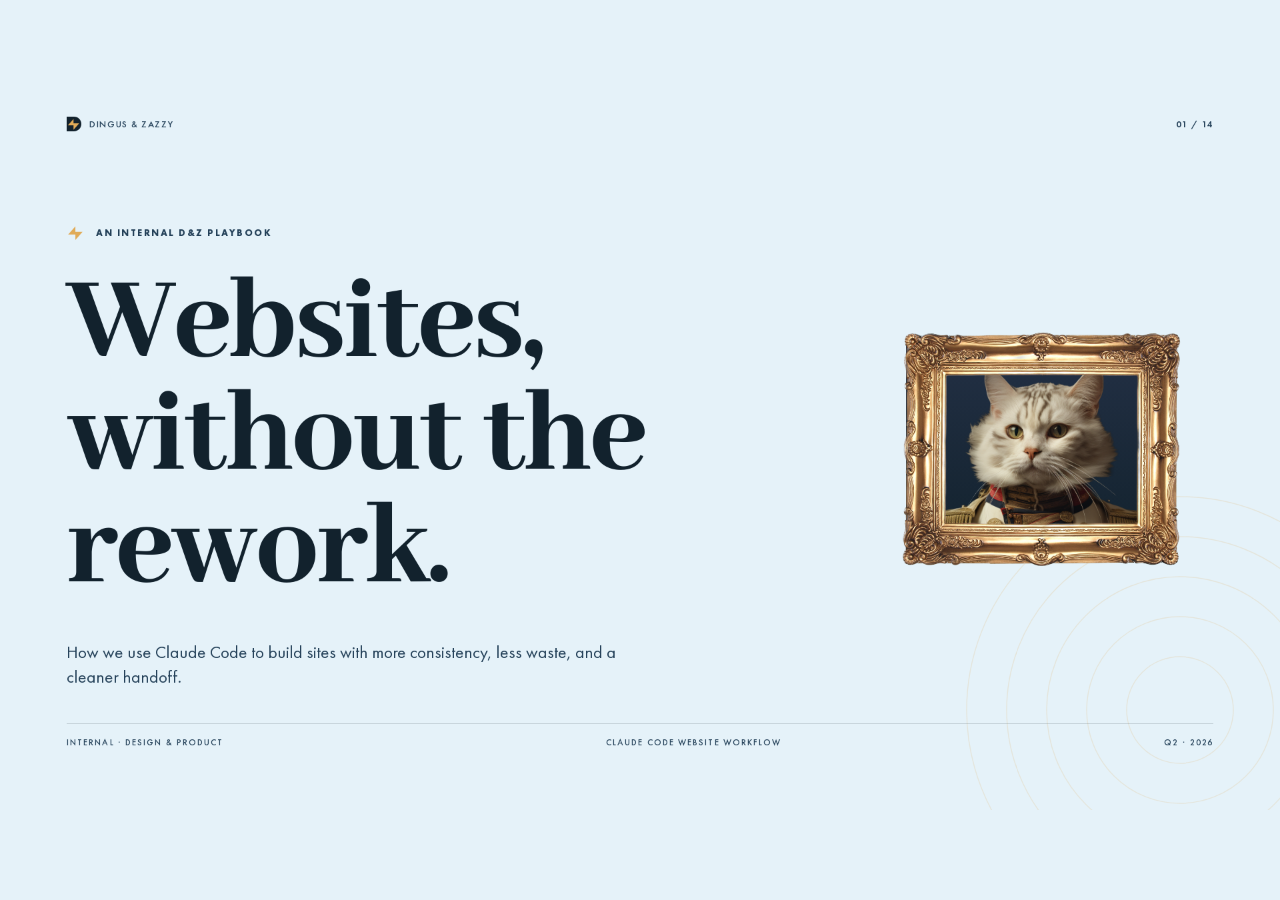
<file: index.html>
<!DOCTYPE html>
<html lang="en">
<head>
<meta charset="UTF-8">
<title>Claude Code Website Workflow — D&Z</title>
<link rel="stylesheet" href="deck.css">
<script type="application/json" id="speaker-notes">
[
  "Open by naming the pattern everyone in the room recognizes — websites that drift between strategy, copy, and design until nobody remembers what we agreed on in week one. This deck is our answer. It's not a tool pitch. It's a way of working that makes consistency the default and makes handoff feel boring in the best way. By the end of these fourteen slides you'll know exactly how we run a website project with Claude Code, where the gates are, and why the order matters.",
  "These three failures account for most of the rework we've seen across recent website projects. They're not craft problems. They're sequencing problems. Copy gets approved after the hero is designed, so the hero gets rebuilt. A new Claude session starts cold, so the second page doesn't match the first. Inner pages get generated in parallel with the homepage, so the visual standard never settles. Every step of this workflow exists to close one of these gaps.",
  "This is the spine of the whole deck. Read it slowly. Plan properly. Approve copy and sitemap. Generate in code. Refine in the browser. Import to Figma at the end. The order is the principle. Out of order, you get rework. In order, you get a site that ships clean. Everything in the next eight slides is just the detail of how we hold this line.",
  "This is the spine card by card. Eight steps, eight gates, eight approvals. Notice the dashed ring above each step — that's the gate. We don't move forward until it's clean. Step five sits in gold because it's the gravity center of the project: the homepage we generate and refine becomes the visual standard for everything that follows. Each step has a clear input on the left and an artifact it produces on the right. That artifact is what the next step consumes.",
  "Step zero is the prerequisite the rest of the workflow assumes. Workspace Setup is about the machine and the tools — not the project. We install VS Code, install Claude Code, point it at the project folder, sort out repo access, confirm we have a terminal, the install command, the local preview command, and the deploy target. Frame it as a checkpoint, not a tutorial. If any of these nine items aren't true, generation later will fail in ways that look like Claude's fault but are really workspace gaps. Keep this slide tight — it's a gate, not a class.",
  "The discipline here is that strategy lives in files Claude can read at the top of every session. Anti-references are as important as references. Saying we are not a wellness brand tells the model more than ten goal statements ever will. The gate at the bottom is non-negotiable. If those five things aren't true, we don't move on. We've learned this the expensive way.",
  "The trap is starting design while copy is still being written. Then design dictates copy length, copy gets squeezed, and we lose the voice. Reverse it. Sitemap first, copy second, system third — and only then do we generate. Mark sample copy clearly so we know what's load-bearing and what isn't. This is the slowest part of the workflow on paper and the fastest in practice, because it kills the rebuild loop later.",
  "Two things to land here. First, the context list isn't optional — every item gets loaded before we generate, every time. We've structured it as a config because that's what it is. Second, the model policy is an actual budget tool. Sonnet does the long mechanical tail of the project. Opus shows up for the homepage, the hero, the accessibility audit, the high-stakes pages. Starting on Sonnet and escalating is how we keep credits sane without compromising the moments that define the site.",
  "The shift in this step is small and important. We refine the homepage in code, in the browser, with Claude. Not in Figma. Figma comes at the end, as a delivery artifact. If we refine in Figma we end up rebuilding in code. The browser is where the page is real, so the browser is where we make it good. The homepage we approve here is the visual standard every inner page inherits. Generate, review, refine — that's the loop.",
  "Step six is the import — not the design phase. Once the homepage is approved in code, we run HTML.to.design to bring it into Figma along with tokens, components, and the sitemap. From here, Figma becomes a living artifact that mirrors the code, not a place where we redesign. The rule on this slide is the one you want them to remember: code first, Figma second — never the other way around. Reverse it and we're back to the rebuild loop slide two warned about.",
  "This is the compounding play. Every project teaches us patterns. If those patterns live in a Slack thread or a designer's head, they're gone next month. If they live in two project-scoped skills, every page after the homepage starts ahead. The rule to remember: the live code beats the skill, always. Skills serve the implementation, not the other way around. Build the homepage well, then capture what you built.",
  "Don't gloss this slide. These are the six places we've watched projects break, and these are the named mitigations we've adopted in response. The pattern across all six is the same: a gate, a file, or a sequencing rule. Nothing exotic, nothing expensive. The workflow earns its keep by preventing these six failures, and that's most of the value.",
  "Close on the asks, not the recap. Two pilot projects, monthly review, and a simple measurement: rework hours and credit spend before and after. If those numbers move, the playbook is doing its job. If they don't, we revise it. The closing line is the same five-word principle from slide three — say it once more so the room leaves with it stuck in their heads. Plan, approve, generate, refine, import.",
  "Thank you. Take questions, swap stories, and remember the email is on the slide if anything comes up afterwards."
]
</script>
<style>
/* shared */
.eyebrow-sm {
  font-family: var(--font-body);
  font-weight: 700;
  font-size: 14px;
  letter-spacing: 0.18em;
  text-transform: uppercase;
  color: var(--color-navy);
  display: inline-flex;
  align-items: center;
  gap: 12px;
}
.eyebrow-sm .gold-bolt { font-size: 14px; }
code, .mono {
  font-family: 'Futura PT', ui-monospace, 'SF Mono', Consolas, monospace;
  font-weight: 600;
  letter-spacing: 0.02em;
}
.code-chip {
  font-family: 'Futura PT', ui-monospace, Consolas, monospace;
  font-weight: 700;
  background: rgba(18,34,45,0.08);
  padding: 3px 9px;
  border-radius: 6px;
  font-size: 0.92em;
}
em.acc { font-style: italic; color: var(--color-pinky-two); font-family: var(--font-display); font-weight: 700; }

/* slide 00 — Workspace Setup (inserted after overview) */
.s00 .top { display: flex; justify-content: space-between; align-items: flex-end; margin-bottom: 18px; }
.s00 h2 { max-width: 1380px; font-size: 92px; }
.s00 .step-tag {
  font-family: var(--font-body);
  font-weight: 600;
  font-size: 12px;
  letter-spacing: 0.22em;
  text-transform: uppercase;
  color: var(--color-navy);
  margin-bottom: 20px;
}
.s00 .lede {
  margin-top: 26px;
  max-width: 1180px;
  font-family: var(--font-body);
  font-size: 22px;
  line-height: 1.5;
  color: var(--color-navy);
}
.s00 .check-grid {
  margin-top: 56px;
  display: grid;
  grid-template-columns: repeat(3, 1fr);
  gap: 16px 28px;
}
.s00 .check-item {
  display: flex;
  align-items: center;
  gap: 18px;
  background: var(--color-anti-racist-white);
  border-radius: 14px;
  padding: 22px 26px;
  border: 1px solid rgba(18,34,45,0.08);
  font-family: var(--font-body);
  font-weight: 500;
  font-size: 21px;
  color: var(--color-dark-af);
  border-left: 5px solid var(--color-golden-shower);
}
.s00 .check-item .ix {
  font-family: var(--font-display);
  font-weight: 800;
  font-size: 18px;
  color: var(--color-navy);
  letter-spacing: 0.04em;
  width: 32px;
  flex-shrink: 0;
}
.s00 .check-item .opt {
  margin-left: 8px;
  font-family: var(--font-body);
  font-weight: 600;
  font-size: 12px;
  letter-spacing: 0.16em;
  text-transform: uppercase;
  color: var(--color-golden-shower);
}
.s00 .footer-pill {
  margin: 36px auto 0;
  display: inline-flex;
  align-self: center;
  align-items: center;
  gap: 14px;
  background: var(--color-dark-af);
  color: var(--color-anti-racist-white);
  padding: 16px 36px 16px 28px;
  border-radius: var(--radius-d);
  font-family: var(--font-display);
  font-weight: 700;
  font-size: 22px;
}

/* slide 1 — cover */
.s01 { background: var(--color-light-af); }
.s01 .left {
  position: absolute;
  left: 100px;
  top: 200px;
  max-width: 1180px;
}
.s01 .eyebrow-row { display: flex; align-items: center; gap: 16px; margin-bottom: 40px; }
.s01 .eyebrow-row .gold-bolt { font-size: 28px; }
.s01 h1 {
  font-family: var(--font-display);
  font-weight: 800;
  font-size: 188px;
  line-height: 0.9;
  letter-spacing: -0.02em;
  color: var(--color-dark-af);
}
.s01 .lede-block {
  position: absolute;
  bottom: 180px;
  left: 100px;
  max-width: 880px;
}
.s01 .lede-block .lede {
  font-family: var(--font-body);
  font-size: 26px;
  line-height: 1.45;
  color: var(--color-navy);
}
.s01 .right {
  position: absolute;
  right: 80px;
  top: 50%;
  transform: translateY(-50%);
  width: 540px;
}
.s01 .meta-strip {
  position: absolute;
  bottom: 90px;
  left: 100px;
  right: 100px;
  display: flex;
  justify-content: space-between;
  font-size: 13px;
  letter-spacing: 0.16em;
  text-transform: uppercase;
  color: var(--color-navy);
  font-weight: 500;
  border-top: 1px solid rgba(18,34,45,0.18);
  padding-top: 18px;
}
.s01 .burst { right: -200px; bottom: -200px; width: 700px; height: 700px; opacity: 0.18; }

/* slide 2 — problem */
.s02 .h-sec { font-size: 124px; max-width: 1500px; }
.s02 .grid { margin-top: 80px; display: flex; flex-direction: column; gap: 28px; }
.s02 .row {
  display: grid;
  grid-template-columns: 110px 1fr auto;
  align-items: center;
  gap: 56px;
  padding: 32px 0;
  border-top: 1px solid rgba(18,34,45,0.15);
}
.s02 .row:last-child { border-bottom: 1px solid rgba(18,34,45,0.15); }
.s02 .row .num {
  font-family: var(--font-display);
  font-weight: 800;
  font-size: 88px;
  line-height: 1;
  color: var(--color-dark-af);
  letter-spacing: -0.02em;
  position: relative;
}
.s02 .row .num::after {
  content: "";
  position: absolute;
  left: -8px;
  bottom: 6px;
  width: 88px;
  height: 14px;
  background: var(--color-pinky-two);
  z-index: -1;
  border-radius: 4px;
}
.s02 .row .label {
  font-family: var(--font-body);
  font-weight: 600;
  font-size: 12px;
  letter-spacing: 0.18em;
  text-transform: uppercase;
  color: var(--color-navy);
  margin-bottom: 6px;
}
.s02 .row .name {
  font-family: var(--font-display);
  font-weight: 700;
  font-size: 44px;
  line-height: 1.05;
  color: var(--color-dark-af);
}
.s02 .row .pill {
  display: inline-flex;
  align-items: center;
  padding: 14px 30px 14px 24px;
  background: var(--color-pinky-two);
  color: var(--color-dark-af);
  border-radius: var(--radius-d);
  font-family: var(--font-body);
  font-weight: 700;
  font-size: 18px;
  letter-spacing: 0.04em;
  text-transform: uppercase;
}

/* slide 3 — principle */
.s03 { background: var(--color-light-af); display: flex; flex-direction: column; justify-content: center; padding: 100px 140px; }
.s03 .verbs { display: flex; flex-direction: column; }
.s03 .verbs .verb {
  font-family: var(--font-display);
  font-weight: 800;
  font-size: 178px;
  line-height: 0.96;
  letter-spacing: -0.025em;
  color: var(--color-dark-af);
  display: flex;
  align-items: center;
  gap: 36px;
}
.s03 .verbs .verb .gold-bolt { font-size: 76px; flex-shrink: 0; }
.s03 .sub {
  margin-top: 50px;
  font-family: var(--font-display);
  font-weight: 600;
  font-size: 36px;
  color: var(--color-navy);
  font-style: italic;
}
.s03 .burst { right: -260px; top: -260px; width: 900px; height: 900px; opacity: 0.22; }

/* slide 4 — six steps grid (was slide 5) */
.s04 .header { display: flex; justify-content: space-between; align-items: flex-end; margin-bottom: 48px; }
.s04 h2 { font-size: 100px; max-width: 1100px; }
.s04 .head-right {
  font-family: var(--font-body);
  font-size: 17px;
  line-height: 1.5;
  color: var(--color-navy);
  max-width: 360px;
  text-align: right;
}
.s04 .grid {
  display: grid;
  grid-template-columns: repeat(4, 1fr);
  grid-template-rows: 1fr 1fr;
  gap: 18px;
  flex: 1;
  min-height: 0;
}
.s04 .card {
  border-radius: var(--radius-lg);
  padding: 26px 26px 24px;
  display: flex;
  flex-direction: column;
  position: relative;
  overflow: hidden;
}
.s04 .card .gate-mark {
  width: 18px;
  height: 18px;
  border-radius: 999px;
  border: 2px dashed var(--color-golden-shower);
  margin-bottom: 10px;
}
.s04 .card .num {
  font-family: var(--font-display);
  font-weight: 800;
  font-size: 50px;
  line-height: 1;
  color: var(--color-golden-shower);
  margin-bottom: 6px;
}
.s04 .card .name {
  font-family: var(--font-display);
  font-weight: 700;
  font-size: 24px;
  line-height: 1.05;
  color: var(--color-anti-racist-white);
  margin-bottom: 10px;
}
.s04 .card .desc {
  font-family: var(--font-body);
  font-size: 14px;
  line-height: 1.45;
  color: rgba(229,242,249,0.75);
  margin-bottom: auto;
}
.s04 .card .io {
  margin-top: 16px;
  padding-top: 14px;
  border-top: 1px solid rgba(229,242,249,0.18);
  font-family: 'Futura PT', ui-monospace, monospace;
  font-weight: 600;
  font-size: 11px;
  color: rgba(229,242,249,0.7);
  letter-spacing: 0.02em;
}
.s04 .card .io b { color: var(--color-golden-shower); font-weight: 700; }
.s04 .card.navy { background: var(--color-navy); }
.s04 .card.dark { background: var(--color-dark-af); }
.s04 .card.gold {
  background: var(--color-golden-shower);
  padding: 28px 26px 24px;
  position: relative;
  box-shadow: 0 0 0 3px var(--color-golden-shower), 0 0 0 6px var(--color-dark-af);
}
.s04 .card.gold .gate-mark { border-color: var(--color-dark-af); }
.s04 .card.gold .num { color: var(--color-dark-af); opacity: 0.4; font-size: 56px; }
.s04 .card.gold .name { color: var(--color-dark-af); font-size: 26px; line-height: 1.02; }
.s04 .card.gold .desc { color: rgba(18,34,45,0.82); font-size: 14px; }
.s04 .card.gold .io { color: rgba(18,34,45,0.85); border-top-color: rgba(18,34,45,0.3); font-size: 11px; }
.s04 .card.gold .io b { color: var(--color-dark-af); }
.s04 .card.gold .badge {
  position: absolute;
  top: 16px;
  right: 16px;
  font-family: var(--font-body);
  font-weight: 700;
  font-size: 9px;
  letter-spacing: 0.18em;
  text-transform: uppercase;
  color: var(--color-dark-af);
  padding: 4px 8px;
  border: 1.5px solid var(--color-dark-af);
  border-radius: 999px;
}

/* slide 5 — strategy */
.s05 .top { display: flex; justify-content: space-between; align-items: flex-end; margin-bottom: 56px; }
.s05 h2 { max-width: 1300px; font-size: 96px; }
.s05 .step-tag {
  font-family: var(--font-body);
  font-weight: 600;
  font-size: 12px;
  letter-spacing: 0.22em;
  text-transform: uppercase;
  color: var(--color-navy);
  margin-bottom: 20px;
}
.s05 .cols { display: grid; grid-template-columns: 1fr 1fr; gap: 80px; flex: 1; }
.s05 .col h3 {
  font-family: var(--font-body);
  font-weight: 600;
  font-size: 13px;
  letter-spacing: 0.18em;
  text-transform: uppercase;
  color: var(--color-navy);
  margin-bottom: 28px;
  padding-bottom: 14px;
  border-bottom: 1px solid rgba(18,34,45,0.2);
}
.s05 .input-list {
  font-family: var(--font-body);
  display: grid;
  grid-template-columns: 1fr 1fr;
  gap: 12px 32px;
}
.s05 .input-list .item {
  display: flex;
  align-items: center;
  gap: 12px;
  font-size: 22px;
  font-weight: 500;
  color: var(--color-dark-af);
}
.s05 .input-list .gold-bolt { font-size: 14px; flex-shrink: 0; }
.s05 .file-list { display: flex; flex-direction: column; gap: 14px; }
.s05 .file-list .f {
  font-family: 'Futura PT', ui-monospace, monospace;
  font-weight: 700;
  font-size: 22px;
  color: var(--color-dark-af);
  padding: 16px 24px;
  background: var(--color-anti-racist-white);
  border-radius: 12px;
  border-left: 6px solid var(--color-golden-shower);
  letter-spacing: 0.01em;
}
.s05 .gate {
  margin-top: 50px;
  background: var(--color-golden-shower);
  border-radius: var(--radius-lg);
  padding: 32px 44px;
  display: flex;
  align-items: center;
  gap: 36px;
}
.s05 .gate .gate-label {
  font-family: var(--font-display);
  font-weight: 800;
  font-size: 36px;
  color: var(--color-dark-af);
  flex-shrink: 0;
}
.s05 .gate .gate-text {
  font-family: var(--font-body);
  font-weight: 500;
  font-size: 19px;
  line-height: 1.45;
  color: var(--color-dark-af);
}

/* slide 6 — sitemap, copy, system */
.s06 h2 { font-size: 104px; }
.s06 .step-tag {
  font-family: var(--font-body);
  font-weight: 600;
  font-size: 12px;
  letter-spacing: 0.22em;
  text-transform: uppercase;
  color: var(--color-navy);
  margin-bottom: 20px;
}
.s06 .cols { display: grid; grid-template-columns: repeat(3, 1fr); gap: 28px; margin-top: 68px; flex: 1; }
.s06 .col {
  display: flex;
  flex-direction: column;
  background: var(--color-anti-racist-white);
  border-radius: var(--radius-lg);
  overflow: hidden;
  border: 1px solid rgba(18,34,45,0.06);
}
.s06 .col .head {
  padding: 28px 36px;
  display: flex;
  align-items: baseline;
  gap: 16px;
  background: var(--color-navy);
  color: var(--color-anti-racist-white);
  font-family: var(--font-display);
  font-weight: 700;
  font-size: 38px;
}
.s06 .col .head .num {
  font-size: 18px;
  opacity: 0.55;
  font-weight: 600;
  font-family: var(--font-body);
  letter-spacing: 0.18em;
}
.s06 .col .body {
  padding: 36px;
  flex: 1;
  display: flex;
  flex-direction: column;
  gap: 32px;
}
.s06 .col .desc {
  font-size: 19px;
  line-height: 1.55;
  color: var(--color-dark-af);
}
.s06 .preview {
  flex: 1;
  display: flex;
  align-items: flex-end;
  background: var(--color-light-af);
  border-radius: 12px;
  padding: 24px;
}
.tree { font-family: var(--font-body); font-weight: 600; font-size: 17px; color: var(--color-navy); width: 100%; }
.tree .lvl0 { font-size: 19px; color: var(--color-dark-af); margin-bottom: 12px; }
.tree .lvl1 { padding-left: 18px; line-height: 1.9; }
.tree .lvl1::before { content: "└ "; color: var(--color-golden-shower); margin-right: 4px; }
.copyblock { width: 100%; font-family: var(--font-body); }
.copyblock .h { font-family: var(--font-display); font-weight: 700; font-size: 26px; margin-bottom: 12px; line-height: 1.1; color: var(--color-dark-af); }
.copyblock .l { height: 8px; background: rgba(18,34,45,0.12); border-radius: 4px; margin-bottom: 8px; }
.copyblock .l.short { width: 60%; }
.copyblock .pill {
  margin-top: 16px;
  display: inline-block;
  padding: 8px 16px;
  background: var(--color-golden-shower);
  color: var(--color-dark-af);
  border-radius: 999px;
  font-size: 12px;
  font-weight: 700;
  letter-spacing: 0.12em;
  text-transform: uppercase;
}
.swatches { display: flex; gap: 10px; margin-bottom: 20px; }
.swatches .sw { width: 44px; height: 44px; border-radius: 8px; }
.tokens { font-family: var(--font-body); font-size: 14px; color: var(--color-navy); display: flex; flex-direction: column; gap: 6px; }
.tokens .tk { display: flex; justify-content: space-between; padding: 8px 14px; background: var(--color-anti-racist-white); border-radius: 6px; border: 1px solid rgba(18,34,45,0.06); }
.tokens .tk b { color: var(--color-dark-af); font-weight: 700; }
.s06 .footer-pill {
  margin: 36px auto 0;
  display: inline-flex;
  align-self: center;
  align-items: center;
  gap: 14px;
  background: var(--color-dark-af);
  color: var(--color-anti-racist-white);
  padding: 18px 40px 18px 30px;
  border-radius: var(--radius-d);
  font-family: var(--font-display);
  font-weight: 700;
  font-size: 26px;
}

/* slide 7 — claude setup (dark) */
.s07 { background: var(--color-dark-af); color: var(--color-anti-racist-white); }
.s07 .header { margin-bottom: 44px; }
.s07 h2 { font-size: 100px; color: var(--color-anti-racist-white); }
.s07 .step-tag {
  font-family: var(--font-body);
  font-weight: 600;
  font-size: 12px;
  letter-spacing: 0.22em;
  text-transform: uppercase;
  color: var(--color-golden-shower);
  margin-bottom: 18px;
}
.s07 .panels { display: grid; grid-template-columns: 1fr 1fr; gap: 24px; }
.s07 .panel {
  background: var(--color-navy);
  border-radius: var(--radius-lg);
  padding: 32px 36px;
}
.s07 .panel h3 {
  font-family: var(--font-body);
  font-weight: 600;
  font-size: 12px;
  letter-spacing: 0.22em;
  text-transform: uppercase;
  color: var(--color-golden-shower);
  margin-bottom: 22px;
  padding-bottom: 14px;
  border-bottom: 1px solid rgba(229,242,249,0.12);
}
.s07 .panel .config-list {
  display: grid;
  grid-template-columns: 1fr 1fr;
  gap: 8px 28px;
  font-family: 'Futura PT', ui-monospace, monospace;
  font-weight: 600;
  font-size: 16px;
  color: rgba(229,242,249,0.92);
}
.s07 .panel .config-list .it {
  display: flex;
  align-items: center;
  gap: 10px;
  padding: 6px 0;
}
.s07 .panel .config-list .gold-bolt { font-size: 11px; flex-shrink: 0; }
.s07 .panel.skills .codeblock {
  background: var(--color-dark-af);
  border-radius: 12px;
  border: 1px solid var(--color-golden-shower);
  padding: 22px 24px;
  font-family: 'Futura PT', ui-monospace, Consolas, monospace;
  font-weight: 500;
  font-size: 15px;
  line-height: 1.55;
  color: rgba(229,242,249,0.92);
  letter-spacing: 0.01em;
}
.s07 .panel.skills .codeblock .skill-name { color: var(--color-golden-shower); font-weight: 700; }
.s07 .panel.skills .codeblock .comment { color: rgba(140,193,223,0.7); }
.s07 .policy {
  margin-top: 24px;
  background: var(--color-navy);
  border-radius: var(--radius-lg);
  padding: 32px 36px;
}
.s07 .policy h3 {
  font-family: var(--font-body);
  font-weight: 600;
  font-size: 12px;
  letter-spacing: 0.22em;
  text-transform: uppercase;
  color: var(--color-golden-shower);
  margin-bottom: 20px;
}
.s07 .policy-rows { display: grid; grid-template-columns: 1fr 1fr; gap: 24px; margin-bottom: 22px; }
.s07 .policy-row { border-radius: 14px; padding: 22px 26px; }
.s07 .policy-row.sonnet { background: rgba(140,193,223,0.14); border: 1px solid var(--color-baby-blue-ballz); }
.s07 .policy-row.opus { background: rgba(224,171,88,0.16); border: 1px solid var(--color-golden-shower); }
.s07 .policy-row .tag {
  font-family: var(--font-display);
  font-weight: 800;
  font-size: 28px;
  margin-bottom: 6px;
}
.s07 .policy-row.sonnet .tag { color: var(--color-baby-blue-ballz); }
.s07 .policy-row.opus .tag { color: var(--color-golden-shower); }
.s07 .policy-row p { font-size: 15px; line-height: 1.5; color: rgba(229,242,249,0.85); }
.s07 .policy .rule {
  font-family: var(--font-display);
  font-weight: 700;
  font-style: italic;
  font-size: 22px;
  color: var(--color-anti-racist-white);
  border-top: 1px solid rgba(229,242,249,0.12);
  padding-top: 20px;
  display: flex;
  align-items: center;
  gap: 16px;
}

/* slide 8 — generate & refine */
.s08 h2 { font-size: 104px; }
.s08 .step-tag {
  font-family: var(--font-body);
  font-weight: 600;
  font-size: 12px;
  letter-spacing: 0.22em;
  text-transform: uppercase;
  color: var(--color-navy);
  margin-bottom: 18px;
}
.s08 .layout { display: grid; grid-template-columns: 1fr 540px; grid-template-rows: 1fr; align-items: center; gap: 56px; margin-top: 60px; flex: 1; }
.s08 .rows { display: flex; flex-direction: column; gap: 22px; }
.s08 .row {
  border-radius: var(--radius-lg);
  padding: 32px 40px;
  display: flex;
  align-items: center;
  gap: 36px;
}
.s08 .row.gen { background: var(--color-anti-racist-white); border: 1px solid rgba(18,34,45,0.1); }
.s08 .row.rev { background: rgba(140,193,223,0.4); }
.s08 .row.ref { background: rgba(250,149,137,0.32); }
.s08 .row .step {
  font-family: var(--font-display);
  font-weight: 800;
  font-size: 56px;
  color: var(--color-dark-af);
  line-height: 1;
  flex-shrink: 0;
  width: 200px;
}
.s08 .row .items {
  font-family: var(--font-body);
  font-size: 19px;
  line-height: 1.5;
  color: var(--color-dark-af);
  font-weight: 500;
}
.s08 .quote {
  background: var(--color-golden-shower);
  border-radius: var(--radius-d);
  padding: 64px 70px;
  display: flex;
  flex-direction: column;
  justify-content: center;
  align-self: center;
}
.s08 .quote .q1 {
  font-family: var(--font-display);
  font-weight: 800;
  font-size: 96px;
  line-height: 0.95;
  color: var(--color-dark-af);
  letter-spacing: -0.02em;
}
.s08 .quote .q2 {
  font-family: var(--font-display);
  font-weight: 700;
  font-style: italic;
  font-size: 56px;
  line-height: 1;
  color: var(--color-dark-af);
  margin-top: 12px;
}
.s08 .quote .meta {
  margin-top: 36px;
  font-family: var(--font-body);
  font-weight: 600;
  font-size: 13px;
  letter-spacing: 0.18em;
  text-transform: uppercase;
  color: var(--color-dark-af);
  opacity: 0.6;
}

/* slide 9 — skills & consistency */
.s09 .header { margin-bottom: 50px; display: flex; justify-content: space-between; align-items: flex-end; gap: 60px; }
.s09 h2 { font-size: 120px; max-width: 1200px; }
.s09 .step-tag {
  font-family: var(--font-body);
  font-weight: 600;
  font-size: 12px;
  letter-spacing: 0.22em;
  text-transform: uppercase;
  color: var(--color-navy);
  margin-bottom: 18px;
}
.s09 .skill-cards { display: grid; grid-template-columns: 1fr 1fr; gap: 28px; }
.s09 .skill {
  border-radius: var(--radius-lg);
  padding: 40px 44px;
  color: var(--color-anti-racist-white);
}
.s09 .skill.dark { background: var(--color-dark-af); }
.s09 .skill.navy { background: var(--color-navy); }
.s09 .skill .name {
  display: inline-block;
  font-family: 'Futura PT', ui-monospace, Consolas, monospace;
  font-weight: 700;
  font-size: 22px;
  color: var(--color-golden-shower);
  letter-spacing: 0.02em;
  margin-bottom: 22px;
  padding: 8px 16px;
  border: 1px solid var(--color-golden-shower);
  border-radius: 8px;
}
.s09 .skill h3 { font-family: var(--font-display); font-weight: 700; font-size: 32px; margin-bottom: 16px; line-height: 1.1; color: var(--color-anti-racist-white); }
.s09 .skill p { font-size: 17px; line-height: 1.55; color: rgba(229,242,249,0.78); }
.s09 .order-strip {
  margin-top: 32px;
  background: var(--color-light-af);
  border: 1px solid rgba(18,34,45,0.1);
  border-radius: var(--radius-lg);
  padding: 26px 36px;
  display: flex;
  align-items: center;
  gap: 14px;
  flex-wrap: wrap;
}
.s09 .order-strip .lab {
  font-family: var(--font-body);
  font-weight: 600;
  font-size: 12px;
  letter-spacing: 0.22em;
  text-transform: uppercase;
  color: var(--color-navy);
  margin-right: 6px;
}
.s09 .order-strip .pill {
  display: inline-flex;
  align-items: center;
  gap: 8px;
  padding: 10px 22px 10px 18px;
  background: var(--color-dark-af);
  color: var(--color-anti-racist-white);
  border-radius: var(--radius-d);
  font-family: var(--font-body);
  font-weight: 600;
  font-size: 16px;
}
.s09 .order-strip .pill .n { color: var(--color-golden-shower); font-family: var(--font-display); font-weight: 800; font-size: 18px; }
.s09 .order-strip .arr { color: var(--color-navy); font-weight: 700; }
.s09 .pull-pill {
  margin-top: 32px;
  display: inline-flex;
  align-self: flex-start;
  align-items: center;
  gap: 18px;
  padding: 24px 48px 24px 32px;
  background: var(--color-golden-shower);
  border-radius: var(--radius-d);
  font-family: var(--font-display);
  font-weight: 700;
  font-size: 28px;
  color: var(--color-dark-af);
  line-height: 1.2;
  letter-spacing: -0.005em;
}
.s09 .pull-pill .gold-bolt { background: var(--color-dark-af); font-size: 26px; }

/* slide 10 — risks */
.s10 { padding-top: 80px; }
.s10 .header { display: flex; justify-content: space-between; align-items: flex-end; gap: 60px; margin-bottom: 50px; }
.s10 h2 { font-size: 100px; max-width: 1200px; }
.s10 .head-sub {
  font-family: var(--font-display);
  font-style: italic;
  font-weight: 600;
  font-size: 26px;
  color: var(--color-navy);
  max-width: 460px;
  text-align: right;
  line-height: 1.2;
}
.s10 .step-tag {
  font-family: var(--font-body);
  font-weight: 600;
  font-size: 12px;
  letter-spacing: 0.22em;
  text-transform: uppercase;
  color: var(--color-navy);
  margin-bottom: 18px;
}
.s10 .table {
  display: flex;
  flex-direction: column;
  flex: 1;
}
.s10 .thead {
  display: grid;
  grid-template-columns: 70px 1fr 1fr;
  gap: 40px;
  padding: 14px 0;
  border-bottom: 2px solid var(--color-dark-af);
  font-family: var(--font-display);
  font-weight: 700;
  font-size: 24px;
  color: var(--color-dark-af);
}
.s10 .thead .lbl-r { color: var(--color-pinky-two); }
.s10 .thead .lbl-m { color: var(--color-golden-shower); }
.s10 .row {
  display: grid;
  grid-template-columns: 70px 1fr 1fr;
  gap: 40px;
  align-items: center;
  padding: 18px 0;
  border-bottom: 1px solid rgba(18,34,45,0.12);
  min-height: 76px;
}
.s10 .row .num {
  font-family: var(--font-display);
  font-weight: 800;
  font-size: 32px;
  color: var(--color-dark-af);
  line-height: 1;
}
.s10 .risk, .s10 .miti {
  display: inline-flex;
  align-items: center;
  padding: 12px 26px 12px 22px;
  border-radius: var(--radius-d);
  font-family: var(--font-body);
  font-weight: 600;
  font-size: 18px;
  line-height: 1.2;
  height: 52px;
  max-width: 100%;
}
.s10 .risk { background: var(--color-pinky-two); color: var(--color-dark-af); }
.s10 .miti { background: var(--color-golden-shower); color: var(--color-dark-af); }
.s10 .risk code, .s10 .miti code {
  font-family: 'Futura PT', ui-monospace, monospace;
  font-weight: 700;
  background: rgba(18,34,45,0.18);
  padding: 2px 8px;
  border-radius: 5px;
  font-size: 16px;
  margin-left: 6px;
}

/* slide 11 — delivery & next */
.s11 { background: var(--color-light-af); }
.s11 .top { display: flex; justify-content: space-between; align-items: flex-start; gap: 60px; margin-bottom: 56px; }
.s11 h2 { font-size: 108px; max-width: 1100px; }
.s11 .top .portrait-mini { width: 280px; flex-shrink: 0; }
.s11 .step-tag {
  font-family: var(--font-body);
  font-weight: 600;
  font-size: 12px;
  letter-spacing: 0.22em;
  text-transform: uppercase;
  color: var(--color-navy);
  margin-bottom: 18px;
}
.s11 .cols { display: grid; grid-template-columns: 1fr 1fr; gap: 80px; }
.s11 .col h3 {
  font-family: var(--font-body);
  font-weight: 600;
  font-size: 12px;
  letter-spacing: 0.22em;
  text-transform: uppercase;
  color: var(--color-navy);
  margin-bottom: 22px;
  padding-bottom: 14px;
  border-bottom: 1px solid rgba(18,34,45,0.18);
}
.s11 .deliv { display: flex; flex-direction: column; gap: 12px; }
.s11 .deliv .item {
  background: var(--color-anti-racist-white);
  border-radius: 14px;
  padding: 20px 28px;
  display: flex;
  align-items: center;
  gap: 20px;
  font-family: var(--font-body);
  font-weight: 500;
  font-size: 21px;
  color: var(--color-dark-af);
  border: 1px solid rgba(18,34,45,0.06);
}
.s11 .deliv .item .ix {
  font-family: var(--font-display);
  font-weight: 800;
  font-size: 16px;
  color: var(--color-navy);
  width: 28px;
  letter-spacing: 0.04em;
}
.s11 .next { display: flex; flex-direction: column; gap: 22px; }
.s11 .next .item {
  display: flex;
  align-items: flex-start;
  gap: 18px;
  font-family: var(--font-body);
  font-size: 23px;
  font-weight: 500;
  color: var(--color-dark-af);
  line-height: 1.4;
}
.s11 .next .item .gold-bolt { font-size: 22px; flex-shrink: 0; margin-top: 6px; }
.s11 .closer {
  position: absolute;
  bottom: 70px;
  left: 100px;
  right: 100px;
  border-top: 1px solid rgba(18,34,45,0.18);
  padding-top: 36px;
  font-family: var(--font-display);
  font-weight: 800;
  font-size: 84px;
  line-height: 1;
  color: var(--color-dark-af);
  letter-spacing: -0.02em;
  display: flex;
  align-items: baseline;
  gap: 14px;
  flex-wrap: wrap;
}
.s11 .closer .dot { color: var(--color-pinky-two); }
.s11 .closer .gold-bolt { font-size: 64px; align-self: center; margin-left: 12px; }

/* slide 14 — thank you */
.s12 { background: var(--color-light-af); justify-content: center; }
.s12 .layout {
  display: grid;
  grid-template-columns: 1fr 520px;
  gap: 80px;
  align-items: center;
  position: relative;
  z-index: 2;
}
.s12 .eyebrow-row { display: flex; align-items: center; gap: 14px; margin-bottom: 36px; }
.s12 h1 {
  font-family: var(--font-display);
  font-weight: 800;
  font-size: 220px;
  line-height: 0.9;
  letter-spacing: -0.02em;
  color: var(--color-dark-af);
}
.s12 .signoff {
  margin-top: 60px;
  padding-top: 36px;
  border-top: 1px solid rgba(18,34,45,0.18);
  max-width: 600px;
}
.s12 .signoff .name {
  font-family: var(--font-display);
  font-weight: 700;
  font-size: 48px;
  color: var(--color-dark-af);
  margin-bottom: 10px;
  line-height: 1;
}
.s12 .signoff .email {
  font-family: 'Futura PT', ui-monospace, Consolas, monospace;
  font-weight: 600;
  font-size: 22px;
  color: var(--color-navy);
  letter-spacing: 0.01em;
}
.s12 .burst { right: -260px; bottom: -260px; width: 900px; height: 900px; opacity: 0.18; }
.s12 .portrait-frame .portrait { background: transparent; inset: 11% 14.5% 11% 11%; }
.s12 .portrait-frame .portrait img { object-fit: contain; object-position: center; }
</style>
</head>
<body>

<deck-stage>

<!-- ───────────── SLIDE 1 — Cover ───────────── -->
<section class="slide s01" data-screen-label="01 Cover">
  <div class="chrome">
    <div class="brand">
      <svg class="brand-bolt" viewBox="0 0 200 200"><path class="body" d="M100 0H0v200h100c55.228 0 100-44.772 100-100S155.228 0 100 0Z"/><path class="accent" d="M93.4 178.54V119.27H16.25L93.4 31.92v59.268h77.15L93.4 178.54Z"/></svg>
      <span>Dingus &amp; Zazzy</span>
    </div>
    <span class="pageno">01 / 14</span>
  </div>

  <div class="burst">
    <svg viewBox="0 0 700 700">
      <g fill="none" stroke="#e0ab58" stroke-width="1.5">
        <circle cx="350" cy="350" r="80"/>
        <circle cx="350" cy="350" r="140"/>
        <circle cx="350" cy="350" r="200"/>
        <circle cx="350" cy="350" r="260"/>
        <circle cx="350" cy="350" r="320"/>
      </g>
    </svg>
  </div>

  <div class="left">
    <div class="eyebrow-row">
      <span class="gold-bolt"></span>
      <span class="eyebrow-sm">An internal D&amp;Z playbook</span>
    </div>
    <h1>Websites,<br>without the<br>rework.</h1>
  </div>

  <div class="lede-block">
    <p class="lede">How we use Claude Code to build sites with more consistency, less waste, and a cleaner handoff.</p>
  </div>

  <div class="right">
    <div class="portrait-frame">
      <img class="frame-img" src="assets/gold-frame.png" alt="">
      <div class="portrait">
        <img src="assets/humanimals/cat.png" alt="Captain Cat">
      </div>
    </div>
  </div>

  <div class="meta-strip">
    <span>Internal · Design &amp; Product</span>
    <span>Claude Code Website Workflow</span>
    <span>Q2 · 2026</span>
  </div>
</section>

<!-- ───────────── SLIDE 2 — Problem ───────────── -->
<section class="slide s02" data-screen-label="02 The Problem">
  <div class="chrome">
    <div class="brand">
      <svg class="brand-bolt" viewBox="0 0 200 200"><path class="body" d="M100 0H0v200h100c55.228 0 100-44.772 100-100S155.228 0 100 0Z"/><path class="accent" d="M93.4 178.54V119.27H16.25L93.4 31.92v59.268h77.15L93.4 178.54Z"/></svg>
      <span>The Problem</span>
    </div>
    <span class="pageno">02 / 14</span>
  </div>

  <div style="margin-top: 60px;">
    <span class="eyebrow-sm"><span class="gold-bolt"></span>The pattern we keep seeing</span>
    <h2 class="h-section h-sec" style="margin-top:28px;">We rebuild because<br>we generated <em class="acc">too&nbsp;early</em>.</h2>
  </div>

  <div class="grid">
    <div class="row">
      <div><span class="num">01</span></div>
      <div>
        <div class="label">Failure mode</div>
        <div class="name">Copy changes after the layout is built.</div>
      </div>
      <div><span class="pill">Visual rework</span></div>
    </div>
    <div class="row">
      <div><span class="num">02</span></div>
      <div>
        <div class="label">Failure mode</div>
        <div class="name">Claude loses context between sessions.</div>
      </div>
      <div><span class="pill">Inconsistency</span></div>
    </div>
    <div class="row">
      <div><span class="num">03</span></div>
      <div>
        <div class="label">Failure mode</div>
        <div class="name">Inner pages built before the homepage is refined.</div>
      </div>
      <div><span class="pill">Site-wide drift</span></div>
    </div>
  </div>

  <div class="slide-foot">
    <span>Three sequencing failures</span>
    <span>Each one is preventable</span>
  </div>
</section>

<!-- ───────────── SLIDE 3 — Core Principle ───────────── -->
<section class="slide s03" data-screen-label="03 Core Principle">
  <div class="chrome">
    <div class="brand">
      <svg class="brand-bolt" viewBox="0 0 200 200"><path class="body" d="M100 0H0v200h100c55.228 0 100-44.772 100-100S155.228 0 100 0Z"/><path class="accent" d="M93.4 178.54V119.27H16.25L93.4 31.92v59.268h77.15L93.4 178.54Z"/></svg>
      <span>Core principle</span>
    </div>
    <span class="pageno">03 / 14</span>
  </div>

  <div class="burst">
    <svg viewBox="0 0 900 900">
      <g fill="none" stroke="#e0ab58" stroke-width="1.5">
        <circle cx="450" cy="450" r="100"/>
        <circle cx="450" cy="450" r="180"/>
        <circle cx="450" cy="450" r="260"/>
        <circle cx="450" cy="450" r="340"/>
        <circle cx="450" cy="450" r="420"/>
      </g>
    </svg>
  </div>

  <div class="verbs">
    <div class="verb"><span class="gold-bolt"></span>Plan.</div>
    <div class="verb"><span class="gold-bolt"></span>Approve.</div>
    <div class="verb"><span class="gold-bolt"></span>Generate.</div>
    <div class="verb"><span class="gold-bolt"></span>Refine.</div>
    <div class="verb"><span class="gold-bolt"></span>Import.</div>
  </div>

  <p class="sub">In that order. Always.</p>

  <div class="slide-foot" style="left: 140px; right: 140px;">
    <span>The spine of the playbook</span>
    <span>03 / 14</span>
  </div>
</section>

<!-- ───────────── SLIDE 4 — Eight Steps (overview) ───────────── -->
<section class="slide s04" data-screen-label="04 The 8-step Process">
  <div class="chrome">
    <div class="brand">
      <svg class="brand-bolt" viewBox="0 0 200 200"><path class="body" d="M100 0H0v200h100c55.228 0 100-44.772 100-100S155.228 0 100 0Z"/><path class="accent" d="M93.4 178.54V119.27H16.25L93.4 31.92v59.268h77.15L93.4 178.54Z"/></svg>
      <span>The 8-step process</span>
    </div>
    <span class="pageno">04 / 14</span>
  </div>

  <div class="header">
    <div>
      <span class="eyebrow-sm"><span class="gold-bolt"></span>Eight steps · Eight gates · Eight approvals</span>
      <h2 class="h-section" style="margin-top: 22px;">The whole project,<br>on one page.</h2>
    </div>
    <p class="head-right">The dashed ring above each step is its gate.<br>You don't move on until it's clean.</p>
  </div>

  <div class="grid">
    <div class="card dark">
      <div class="gate-mark"></div>
      <div class="num">00</div>
      <div class="name">Workspace Setup</div>
      <div class="desc">VS Code, Claude Code, repo access, terminal, preview, deploy target.</div>
      <div class="io">machine &nbsp;→&nbsp; <b>workspace ready</b></div>
    </div>
    <div class="card navy">
      <div class="gate-mark"></div>
      <div class="num">01</div>
      <div class="name">Strategy &amp; Planning</div>
      <div class="desc">Brand, audit, sitemap strategy, design direction.</div>
      <div class="io">brief &amp; brand &nbsp;→&nbsp; <b>Plan/*.md</b></div>
    </div>
    <div class="card dark">
      <div class="gate-mark"></div>
      <div class="num">02</div>
      <div class="name">Sitemap &amp; Copy</div>
      <div class="desc">Full sitemap, page-by-page copy, approved CTAs.</div>
      <div class="io">strategy &nbsp;→&nbsp; <b>04_Full-Sitemap.md</b></div>
    </div>
    <div class="card navy">
      <div class="gate-mark"></div>
      <div class="num">03</div>
      <div class="name">Design System Foundation</div>
      <div class="desc">Tokens, components, references, anti-references.</div>
      <div class="io">copy &nbsp;→&nbsp; <b>system + Assets/</b></div>
    </div>
    <div class="card dark">
      <div class="gate-mark"></div>
      <div class="num">04</div>
      <div class="name">Build Setup</div>
      <div class="desc">Project structure, stack, dependencies, base files, HANDOFF.md.</div>
      <div class="io">system &nbsp;→&nbsp; <b>HANDOFF.md</b></div>
    </div>
    <div class="card gold">
      <div class="gate-mark"></div>
      <div class="num">05</div>
      <div class="name">Homepage Generation &amp; Refinement</div>
      <div class="desc">Refine the homepage in the browser. The result becomes the visual standard for every other page.</div>
      <div class="io">setup &nbsp;→&nbsp; <b>Build/Homepage/*</b></div>
      <div class="badge">Gravity center</div>
    </div>
    <div class="card navy">
      <div class="gate-mark"></div>
      <div class="num">06</div>
      <div class="name">Figma Import / Handoff</div>
      <div class="desc">Refined homepage imported to Figma via HTML.to.design for design handoff.</div>
      <div class="io">homepage &nbsp;→&nbsp; <b>Figma file</b></div>
    </div>
    <div class="card dark">
      <div class="gate-mark"></div>
      <div class="num">07</div>
      <div class="name">Inner Pages &amp; Scaling</div>
      <div class="desc">Codify into project skills. Scale to every remaining page at the same standard.</div>
      <div class="io">skills &nbsp;→&nbsp; <b>complete site</b></div>
    </div>
  </div>
</section>

<!-- ───────────── SLIDE 5 — Workspace Setup (Step 00) ───────────── -->
<section class="slide s00" data-screen-label="05 Workspace Setup">
  <div class="chrome">
    <div class="brand">
      <svg class="brand-bolt" viewBox="0 0 200 200"><path class="body" d="M100 0H0v200h100c55.228 0 100-44.772 100-100S155.228 0 100 0Z"/><path class="accent" d="M93.4 178.54V119.27H16.25L93.4 31.92v59.268h77.15L93.4 178.54Z"/></svg>
      <span>Step 0 · Workspace Setup</span>
    </div>
    <span class="pageno">05 / 14</span>
  </div>

  <div class="top">
    <div>
      <div class="step-tag">Step 00 / 08 · Prerequisite</div>
      <h2 class="h-section">Before Claude can help us build,<br>we need a consistent workspace.</h2>
      <p class="lede">First, we prepare the workspace so Claude Code can read, edit, run, and validate the project safely.</p>
    </div>
  </div>

  <div class="check-grid">
    <div class="check-item"><span class="ix">01</span>Install VS Code</div>
    <div class="check-item"><span class="ix">02</span>Install Claude Code</div>
    <div class="check-item"><span class="ix">03</span>Connect Claude Code to the project folder</div>
    <div class="check-item"><span class="ix">04</span>Set up GitHub / repository access <span class="opt">(optional)</span></div>
    <div class="check-item"><span class="ix">05</span>Open the project locally</div>
    <div class="check-item"><span class="ix">06</span>Confirm terminal access</div>
    <div class="check-item"><span class="ix">07</span>Confirm package manager / install command</div>
    <div class="check-item"><span class="ix">08</span>Confirm local preview command</div>
    <div class="check-item"><span class="ix">09</span>Confirm deployment target <span class="opt">(if repo)</span></div>
  </div>

  <div class="footer-pill">
    <span class="gold-bolt" style="background:var(--color-golden-shower)"></span>
    A required setup checkpoint — not a tutorial.
  </div>
</section>

<!-- ───────────── SLIDE 6 — Strategy ───────────── -->
<section class="slide s05" data-screen-label="06 Strategy & Planning">
  <div class="chrome">
    <div class="brand">
      <svg class="brand-bolt" viewBox="0 0 200 200"><path class="body" d="M100 0H0v200h100c55.228 0 100-44.772 100-100S155.228 0 100 0Z"/><path class="accent" d="M93.4 178.54V119.27H16.25L93.4 31.92v59.268h77.15L93.4 178.54Z"/></svg>
      <span>Step 1 · Strategy &amp; Planning</span>
    </div>
    <span class="pageno">06 / 14</span>
  </div>

  <div class="top">
    <div>
      <div class="step-tag">Step 01 / 08</div>
      <h2 class="h-section">Strategy is the brief<br>Claude actually reads.</h2>
    </div>
  </div>

  <div class="cols">
    <div class="col">
      <h3>Inputs</h3>
      <div class="input-list">
        <div class="item"><span class="gold-bolt"></span>Brand guide</div>
        <div class="item"><span class="gold-bolt"></span>Current site</div>
        <div class="item"><span class="gold-bolt"></span>Briefing</div>
        <div class="item"><span class="gold-bolt"></span>Goals</div>
        <div class="item"><span class="gold-bolt"></span>Audience</div>
        <div class="item"><span class="gold-bolt"></span>Platform</div>
        <div class="item"><span class="gold-bolt"></span>Constraints</div>
        <div class="item"><span class="gold-bolt"></span>Deadlines</div>
        <div class="item"><span class="gold-bolt"></span>References</div>
        <div class="item"><span class="gold-bolt"></span>Anti-references</div>
      </div>
    </div>
    <div class="col">
      <h3>Outputs</h3>
      <div class="file-list">
        <div class="f">Plan/00_Full-Plan.md</div>
        <div class="f">Plan/01_Brand-Analysis.md</div>
        <div class="f">Plan/02_Website-Audit.md</div>
        <div class="f">Plan/03_Sitemap-Strategy.md</div>
      </div>
    </div>
  </div>

  <div class="gate">
    <div class="gate-label">Gate</div>
    <div class="gate-text">Move forward only when positioning is clear, the goal is defined, the platform is documented, the main pages are justified, and the design direction is named.</div>
  </div>
</section>

<!-- ───────────── SLIDE 7 — Sitemap, Copy, Design System Foundation ───────────── -->
<section class="slide s06" data-screen-label="07 Sitemap, Copy, Design System Foundation">
  <div class="chrome">
    <div class="brand">
      <svg class="brand-bolt" viewBox="0 0 200 200"><path class="body" d="M100 0H0v200h100c55.228 0 100-44.772 100-100S155.228 0 100 0Z"/><path class="accent" d="M93.4 178.54V119.27H16.25L93.4 31.92v59.268h77.15L93.4 178.54Z"/></svg>
      <span>Steps 2 &amp; 3 · Sitemap, Copy, Design System</span>
    </div>
    <span class="pageno">07 / 14</span>
  </div>

  <div>
    <div class="step-tag">Steps 02 &amp; 03 / 08</div>
    <h2 class="h-section">Three artifacts.<br>One alignment.</h2>
  </div>

  <div class="cols">
    <div class="col">
      <div class="head"><span class="num">01</span> Sitemap</div>
      <div class="body">
        <p class="desc">Pages, sections, purpose, CTAs. Approved before copy.</p>
        <div class="preview">
          <div class="tree">
            <div class="lvl0">/ Home</div>
            <div class="lvl1">/ About</div>
            <div class="lvl1">/ Services</div>
            <div class="lvl1">/ Case studies</div>
            <div class="lvl1">/ Contact</div>
          </div>
        </div>
      </div>
    </div>
    <div class="col">
      <div class="head"><span class="num">02</span> Copy</div>
      <div class="body">
        <p class="desc">Per-page Markdown. Approved or clearly marked <span class="code-chip">SAMPLE COPY</span>.</p>
        <div class="preview">
          <div class="copyblock">
            <div class="h">Headline goes here.</div>
            <div class="l"></div>
            <div class="l"></div>
            <div class="l short"></div>
            <span class="pill">CTA · Approved</span>
          </div>
        </div>
      </div>
    </div>
    <div class="col">
      <div class="head"><span class="num">03</span> Design System Foundation</div>
      <div class="body">
        <p class="desc">Tokens, components, states, grid, references, anti-references.</p>
        <div class="preview">
          <div style="width:100%;">
            <div class="swatches">
              <div class="sw" style="background:#12222d"></div>
              <div class="sw" style="background:#244159"></div>
              <div class="sw" style="background:#e0ab58"></div>
              <div class="sw" style="background:#fa9589"></div>
              <div class="sw" style="background:#8cc1df"></div>
            </div>
            <div class="tokens">
              <div class="tk"><span>Display</span><b>Abhaya Libre</b></div>
              <div class="tk"><span>Body</span><b>Futura PT</b></div>
              <div class="tk"><span>Radius</span><b>24 / D-shape</b></div>
            </div>
          </div>
        </div>
      </div>
    </div>
  </div>

  <div class="footer-pill">
    <span class="gold-bolt" style="background:var(--color-golden-shower)"></span>
    Generation does not start until all three are aligned.
  </div>
</section>

<!-- ───────────── SLIDE 8 — Build Setup ───────────── -->
<section class="slide s07 dark" data-screen-label="08 Build Setup">
  <div class="chrome">
    <div class="brand">
      <svg class="brand-bolt" viewBox="0 0 200 200"><path class="body" fill="#fff" d="M100 0H0v200h100c55.228 0 100-44.772 100-100S155.228 0 100 0Z"/><path class="accent" d="M93.4 178.54V119.27H16.25L93.4 31.92v59.268h77.15L93.4 178.54Z"/></svg>
      <span>Step 4 · Build Setup</span>
    </div>
    <span class="pageno">08 / 14</span>
  </div>

  <div class="header">
    <div class="step-tag">Step 04 / 08 · Project structure, stack, dependencies, base files</div>
    <h2 class="h-section">Set up the build once.<br>Reuse it forever.</h2>
  </div>

  <div class="panels">
    <div class="panel">
      <h3>Project context loaded</h3>
      <div class="config-list">
        <div class="it"><span class="gold-bolt"></span>brand-analysis</div>
        <div class="it"><span class="gold-bolt"></span>website-audit</div>
        <div class="it"><span class="gold-bolt"></span>sitemap.approved</div>
        <div class="it"><span class="gold-bolt"></span>copy.approved</div>
        <div class="it"><span class="gold-bolt"></span>design-system</div>
        <div class="it"><span class="gold-bolt"></span>references</div>
        <div class="it"><span class="gold-bolt"></span>platform</div>
        <div class="it"><span class="gold-bolt"></span>folder-structure</div>
        <div class="it"><span class="gold-bolt"></span>a11y-rules</div>
        <div class="it"><span class="gold-bolt"></span>handoff-rules</div>
      </div>
    </div>
    <div class="panel skills">
      <h3>Skills activated</h3>
      <div class="codeblock"><span class="comment"># activate before generating</span><br>&gt; activate <span class="skill-name">ui-ux-pro-max</span><br>&gt; activate <span class="skill-name">frontend-design</span><br><br><span class="comment"># follow approved sitemap, copy, brand,</span><br><span class="comment"># system, and platform constraints.</span><br><span class="comment"># prioritize accessibility &amp; clean code.</span></div>
    </div>
  </div>

  <div class="policy">
    <h3>Model policy</h3>
    <div class="policy-rows">
      <div class="policy-row sonnet">
        <div class="tag">Sonnet</div>
        <p>Planning, audits, copy, refactors, image prompts, mechanical work.</p>
      </div>
      <div class="policy-row opus">
        <div class="tag">Opus</div>
        <p>First critical visual, homepage refinement, UX/UI calls, accessibility audit, high-conversion pages.</p>
      </div>
    </div>
    <div class="rule"><span class="gold-bolt"></span>Start on Sonnet. Escalate to Opus only when the decision warrants it.</div>
  </div>
</section>

<!-- ───────────── SLIDE 9 — Homepage Generation & Refinement ───────────── -->
<section class="slide s08" data-screen-label="09 Homepage Generation & Refinement">
  <div class="chrome">
    <div class="brand">
      <svg class="brand-bolt" viewBox="0 0 200 200"><path class="body" d="M100 0H0v200h100c55.228 0 100-44.772 100-100S155.228 0 100 0Z"/><path class="accent" d="M93.4 178.54V119.27H16.25L93.4 31.92v59.268h77.15L93.4 178.54Z"/></svg>
      <span>Step 5 · Homepage Generation &amp; Refinement</span>
    </div>
    <span class="pageno">09 / 14</span>
  </div>

  <div>
    <div class="step-tag">Step 05 / 08</div>
    <h2 class="h-section">The homepage<br>sets the standard.</h2>
  </div>

  <div class="layout">
    <div class="rows">
      <div class="row gen">
        <div class="step">Generate</div>
        <div class="items">HTML &middot; CSS &middot; reusable components &middot; hover/focus states &middot; responsive behavior &middot; <span class="code-chip">IMAGE-PROMPTS.md</span></div>
      </div>
      <div class="row rev">
        <div class="step">Review</div>
        <div class="items">Hierarchy &middot; spacing rhythm &middot; responsiveness &middot; accessibility &middot; component consistency.</div>
      </div>
      <div class="row ref">
        <div class="step">Refine</div>
        <div class="items">Padding &middot; type sizes &middot; image crops &middot; CTAs &middot; breakpoints &middot; microinteractions.</div>
      </div>
    </div>

    <div class="quote">
      <div class="q1">Refine in code.</div>
      <div class="q2">Not in Figma.</div>
      <div class="meta">Step 5 · The non-negotiable</div>
    </div>
  </div>
</section>

<!-- ───────────── SLIDE 10 — Figma Import / Handoff (Step 06) ───────────── -->
<section class="slide s00" data-screen-label="10 Figma Import">
  <div class="chrome">
    <div class="brand">
      <svg class="brand-bolt" viewBox="0 0 200 200"><path class="body" d="M100 0H0v200h100c55.228 0 100-44.772 100-100S155.228 0 100 0Z"/><path class="accent" d="M93.4 178.54V119.27H16.25L93.4 31.92v59.268h77.15L93.4 178.54Z"/></svg>
      <span>Step 6 · Figma Import / Handoff</span>
    </div>
    <span class="pageno">10 / 14</span>
  </div>

  <div class="top">
    <div>
      <div class="step-tag">Step 06 / 08 · Browser → Figma</div>
      <h2 class="h-section">Bring the refined homepage<br>into Figma.</h2>
      <p class="lede">Once the homepage is approved in code, we import it to Figma as the design source of truth — system, sitemap, and pages, all editable.</p>
    </div>
  </div>

  <div class="check-grid">
    <div class="check-item"><span class="ix">01</span>Run HTML.to.design on the approved homepage</div>
    <div class="check-item"><span class="ix">02</span>Import design tokens (color, type, spacing)</div>
    <div class="check-item"><span class="ix">03</span>Map components to Figma libraries</div>
    <div class="check-item"><span class="ix">04</span>Stage the sitemap as Figma frames</div>
    <div class="check-item"><span class="ix">05</span>Snapshot every approved page</div>
    <div class="check-item"><span class="ix">06</span>Hand off the Figma file to the design team</div>
  </div>

  <div class="footer-pill">
    <span class="gold-bolt" style="background:var(--color-golden-shower)"></span>
    Code first, Figma second — never the other way around.
  </div>
</section>

<!-- ───────────── SLIDE 11 — Inner Pages & Scaling (Step 07) ───────────── -->
<section class="slide s09" data-screen-label="11 Inner Pages & Scaling">
  <div class="chrome">
    <div class="brand">
      <svg class="brand-bolt" viewBox="0 0 200 200"><path class="body" d="M100 0H0v200h100c55.228 0 100-44.772 100-100S155.228 0 100 0Z"/><path class="accent" d="M93.4 178.54V119.27H16.25L93.4 31.92v59.268h77.15L93.4 178.54Z"/></svg>
      <span>Step 7 · Inner Pages &amp; Scaling</span>
    </div>
    <span class="pageno">11 / 14</span>
  </div>

  <div class="header">
    <div>
      <div class="step-tag">Step 07 / 08 · Codify, then scale to every page</div>
      <h2 class="h-section">Codify, then scale.</h2>
    </div>
  </div>

  <div class="skill-cards">
    <div class="skill dark">
      <div class="name">&lt;project&gt;-design-system</div>
      <h3>The implemented system, not the brand guide.</h3>
      <p>Tokens · Type · Spacing · Color · Components · Hover &amp; focus states · Accessibility rules · Section patterns. Built from the refined homepage code.</p>
    </div>
    <div class="skill navy">
      <div class="name">&lt;project&gt;-page-builder</div>
      <h3>How to generate every page after the homepage.</h3>
      <p>Uses the sitemap, page copy, the design-system skill, and the existing homepage patterns. Same standard, every page.</p>
    </div>
  </div>

  <div class="order-strip">
    <span class="lab">Page order</span>
    <span class="pill"><span class="n">1</span>Main</span>
    <span class="arr">→</span>
    <span class="pill"><span class="n">2</span>Conversion</span>
    <span class="arr">→</span>
    <span class="pill"><span class="n">3</span>Institutional</span>
    <span class="arr">→</span>
    <span class="pill"><span class="n">4</span>Secondary</span>
    <span class="arr">→</span>
    <span class="pill"><span class="n">5</span>Support</span>
  </div>

  <div class="pull-pill">
    <span class="gold-bolt"></span>
    The refined homepage is the source of truth. If a skill disagrees with the code, update the skill.
  </div>
</section>

<!-- ───────────── SLIDE 12 — Risks ───────────── -->
<section class="slide s10" data-screen-label="12 Risks & Mitigation">
  <div class="chrome">
    <div class="brand">
      <svg class="brand-bolt" viewBox="0 0 200 200"><path class="body" d="M100 0H0v200h100c55.228 0 100-44.772 100-100S155.228 0 100 0Z"/><path class="accent" d="M93.4 178.54V119.27H16.25L93.4 31.92v59.268h77.15L93.4 178.54Z"/></svg>
      <span>Risks &amp; Mitigation</span>
    </div>
    <span class="pageno">12 / 14</span>
  </div>

  <div class="header">
    <div>
      <div class="step-tag">Six known failure modes</div>
      <h2 class="h-section">Where projects break,<br>and how we hold the line.</h2>
    </div>
    <p class="head-sub">A gate, a file, or a sequencing rule — for every one.</p>
  </div>

  <div class="table">
    <div class="thead">
      <span></span>
      <span class="lbl-r">Risk</span>
      <span class="lbl-m">Mitigation</span>
    </div>
    <div class="row">
      <span class="num">01</span>
      <span class="risk">Copy changes after layout</span>
      <span class="miti">Approve copy first, or mark <code>SAMPLE COPY</code></span>
    </div>
    <div class="row">
      <span class="num">02</span>
      <span class="risk">Context lost between sessions</span>
      <span class="miti">Load <code>HANDOFF.md</code> at session start</span>
    </div>
    <div class="row">
      <span class="num">03</span>
      <span class="risk">Credit overspend</span>
      <span class="miti">Sonnet for mechanics, Opus only for design calls</span>
    </div>
    <div class="row">
      <span class="num">04</span>
      <span class="risk">Inner pages before homepage refined</span>
      <span class="miti">Refine homepage first, then codify into skills</span>
    </div>
    <div class="row">
      <span class="num">05</span>
      <span class="risk">Importing to Figma too early</span>
      <span class="miti">Refine in code, import only when stable</span>
    </div>
    <div class="row">
      <span class="num">06</span>
      <span class="risk">Images without direction</span>
      <span class="miti">Archive prompts in <code>IMAGE-PROMPTS.md</code></span>
    </div>
  </div>
</section>

<!-- ───────────── SLIDE 13 — Delivery & Next ───────────── -->
<section class="slide s11" data-screen-label="13 Delivery & Next Steps">
  <div class="chrome">
    <div class="brand">
      <svg class="brand-bolt" viewBox="0 0 200 200"><path class="body" d="M100 0H0v200h100c55.228 0 100-44.772 100-100S155.228 0 100 0Z"/><path class="accent" d="M93.4 178.54V119.27H16.25L93.4 31.92v59.268h77.15L93.4 178.54Z"/></svg>
      <span>Final delivery &amp; next steps</span>
    </div>
    <span class="pageno">13 / 14</span>
  </div>

  <div class="top">
    <div>
      <div class="step-tag">What ships, and what's next</div>
      <h2 class="h-section">One playbook.<br>One clean handoff.</h2>
    </div>
    <div class="portrait-mini">
      <div class="portrait-frame">
        <img class="frame-img" src="assets/gold-frame.png" alt="">
        <div class="portrait">
          <img src="assets/humanimals/polar-bear.png" alt="">
        </div>
      </div>
    </div>
  </div>

  <div class="cols">
    <div class="col">
      <h3>Delivery package</h3>
      <div class="deliv">
        <div class="item"><span class="ix">01</span>Live website — HTML / CSS / JS at a hosted URL</div>
        <div class="item"><span class="ix">02</span>Final assets &amp; copy in Markdown</div>
        <div class="item"><span class="ix">03</span>Figma — system, sitemap &amp; pages via HTML.to.design</div>
        <div class="item"><span class="ix">04</span>Project skills in <span class="code-chip">.claude/skills/</span></div>
      </div>
    </div>
    <div class="col">
      <h3>Next</h3>
      <div class="next">
        <div class="item"><span class="gold-bolt"></span>Pilot on the next two website projects.</div>
        <div class="item"><span class="gold-bolt"></span>Measure rework hours and credit spend, before / after.</div>
        <div class="item"><span class="gold-bolt"></span>Review the playbook monthly. Update skills as we learn.</div>
      </div>
    </div>
  </div>

  <div class="closer">
    Plan<span class="dot">.</span> Approve<span class="dot">.</span> Generate<span class="dot">.</span> Refine<span class="dot">.</span> Import<span class="gold-bolt"></span>
  </div>
</section>

<!-- ───────────── SLIDE 14 — Thank You ───────────── -->
<section class="slide s12" data-screen-label="14 Thank You">
  <div class="chrome">
    <div class="brand">
      <svg class="brand-bolt" viewBox="0 0 200 200"><path class="body" d="M100 0H0v200h100c55.228 0 100-44.772 100-100S155.228 0 100 0Z"/><path class="accent" d="M93.4 178.54V119.27H16.25L93.4 31.92v59.268h77.15L93.4 178.54Z"/></svg>
      <span>Thank you</span>
    </div>
    <span class="pageno">14 / 14</span>
  </div>

  <div class="burst">
    <svg viewBox="0 0 900 900">
      <g fill="none" stroke="#e0ab58" stroke-width="1.5">
        <circle cx="450" cy="450" r="100"/>
        <circle cx="450" cy="450" r="180"/>
        <circle cx="450" cy="450" r="260"/>
        <circle cx="450" cy="450" r="340"/>
        <circle cx="450" cy="450" r="420"/>
      </g>
    </svg>
  </div>

  <div class="layout">
    <div class="left">
      <div class="eyebrow-row">
        <span class="gold-bolt"></span>
        <span class="eyebrow-sm">That's the playbook</span>
      </div>
      <h1>Thank&nbsp;you.</h1>
      <div class="signoff">
        <div class="name">Marcos Takamatsu</div>
        <div class="email">mtakamatsu@dingusandzazzy.com</div>
      </div>
    </div>
    <div class="right">
      <div class="portrait-frame">
        <img class="frame-img" src="assets/gold-frame.png" alt="">
        <div class="portrait">
          <img src="assets/humanimals/marcos_2.png" alt="Marcos Takamatsu">
        </div>
      </div>
    </div>
  </div>
</section>

</deck-stage>

<script src="deck-stage.js"></script>
</body>
</html>
</file>
<file: deck.css>
@import url('./colors_and_type.css');

* { box-sizing: border-box; margin: 0; padding: 0; }

deck-stage { background: var(--color-light-af); }
html, body { height: 100%; margin: 0; overflow: hidden; }

section.slide {
  width: 1920px;
  height: 1080px;
  background: var(--color-light-af);
  color: var(--fg);
  position: relative;
  overflow: hidden;
  font-family: var(--font-body);
  padding: 80px 100px;
  display: flex;
  flex-direction: column;
}

/* ───────────── shared chrome ───────────── */
.chrome {
  position: absolute;
  top: 40px;
  left: 100px;
  right: 100px;
  display: flex;
  justify-content: space-between;
  align-items: center;
  font-family: var(--font-body);
  font-size: 14px;
  font-weight: 500;
  letter-spacing: 0.12em;
  text-transform: uppercase;
  color: var(--color-navy);
  z-index: 10;
}
.chrome .brand {
  display: flex;
  align-items: center;
  gap: 12px;
}
.chrome .brand-bolt {
  width: 22px;
  height: 22px;
  color: var(--color-dark-af);
}
.chrome .brand-bolt .accent { fill: var(--color-golden-shower); }
.chrome .brand-bolt .body { fill: currentColor; }
.chrome .pageno {
  font-variant-numeric: tabular-nums;
  font-weight: 600;
}

.dark .chrome { color: rgba(229,242,249,0.6); }
.dark .chrome .brand-bolt { color: var(--color-anti-racist-white); }

/* ───────────── tokens ───────────── */
.eyebrow {
  font-family: var(--font-body);
  font-weight: 600;
  font-size: 18px;
  letter-spacing: 0.18em;
  text-transform: uppercase;
  color: var(--color-golden-shower);
}
.h-display {
  font-family: var(--font-display);
  font-weight: 800;
  line-height: 0.95;
  letter-spacing: -0.015em;
  color: var(--color-dark-af);
  text-wrap: balance;
}
.h-section {
  font-family: var(--font-display);
  font-weight: 700;
  font-size: 84px;
  line-height: 0.98;
  letter-spacing: -0.01em;
  color: var(--color-dark-af);
  text-wrap: balance;
}
.lede {
  font-family: var(--font-body);
  font-weight: 400;
  font-size: 26px;
  line-height: 1.45;
  color: var(--color-navy);
  text-wrap: pretty;
}
.body-lg {
  font-size: 22px;
  line-height: 1.5;
  color: var(--color-dark-af);
}
.body-md {
  font-size: 19px;
  line-height: 1.5;
  color: var(--color-dark-af);
}
.label-sm {
  font-family: var(--font-body);
  font-weight: 600;
  font-size: 13px;
  letter-spacing: 0.16em;
  text-transform: uppercase;
  color: var(--color-navy);
}
.mono-path {
  font-family: 'Futura PT', 'Courier New', monospace;
  font-weight: 500;
  letter-spacing: 0.02em;
  font-size: 17px;
}

/* ───────────── components ───────────── */
.d-pill {
  display: inline-flex;
  align-items: center;
  padding: 14px 28px 14px 22px;
  border-radius: var(--radius-d);
  background: var(--color-dark-af);
  color: var(--color-anti-racist-white);
  font-family: var(--font-body);
  font-weight: 600;
  font-size: 16px;
  letter-spacing: 0.04em;
  gap: 12px;
}
.d-pill.gold { background: var(--color-golden-shower); color: var(--color-dark-af); }
.d-pill.navy { background: var(--color-navy); }
.d-pill.pink { background: var(--color-pinky-two); color: var(--color-dark-af); }
.d-pill.blue { background: var(--color-baby-blue-ballz); color: var(--color-dark-af); }
.d-pill .num { font-family: var(--font-display); font-weight: 800; font-size: 20px; }

.gold-bolt {
  display: inline-block;
  width: 1em;
  height: 1em;
  background: var(--color-golden-shower);
  -webkit-mask: url("data:image/svg+xml;utf8,<svg xmlns='http://www.w3.org/2000/svg' viewBox='0 0 200 200'><path d='M93.4 178.54V119.27H16.25L93.4 31.92v59.268h77.15L93.4 178.54Z'/></svg>") center/contain no-repeat;
  mask: url("data:image/svg+xml;utf8,<svg xmlns='http://www.w3.org/2000/svg' viewBox='0 0 200 200'><path d='M93.4 178.54V119.27H16.25L93.4 31.92v59.268h77.15L93.4 178.54Z'/></svg>") center/contain no-repeat;
  vertical-align: -0.12em;
}

/* gold frame holding humanimal */
.portrait-frame {
  position: relative;
  display: inline-block;
}
.portrait-frame .frame-img {
  display: block;
  width: 100%;
  height: auto;
  position: relative;
  z-index: 2;
  pointer-events: none;
}
.portrait-frame .portrait {
  position: absolute;
  inset: 11% 14.5% 11% 11%;
  background: linear-gradient(180deg, #233045 0%, #12222d 100%);
  overflow: hidden;
}
.portrait-frame .portrait img {
  width: 100%;
  height: 100%;
  object-fit: cover;
  object-position: top center;
}

/* concentric burst */
.burst {
  position: absolute;
  pointer-events: none;
}
.burst svg { display: block; width: 100%; height: 100%; }

/* dashed ring */
.dashed-ring {
  width: 1em;
  height: 1em;
  border-radius: 999px;
  border: 2px dashed var(--color-golden-shower);
  display: inline-block;
}

/* dark variant */
.dark {
  background: var(--color-dark-af) !important;
  color: var(--color-anti-racist-white);
}
.dark .h-display, .dark .h-section { color: var(--color-anti-racist-white); }
.dark .lede { color: rgba(229,242,249,0.78); }
.dark .body-md, .dark .body-lg { color: rgba(229,242,249,0.88); }
.dark .label-sm { color: rgba(229,242,249,0.55); }

/* slide footer */
.slide-foot {
  position: absolute;
  bottom: 40px;
  left: 100px;
  right: 100px;
  display: flex;
  justify-content: space-between;
  align-items: flex-end;
  font-size: 13px;
  letter-spacing: 0.12em;
  text-transform: uppercase;
  color: var(--color-navy);
  font-weight: 500;
}
.dark .slide-foot { color: rgba(229,242,249,0.45); }
</file>
